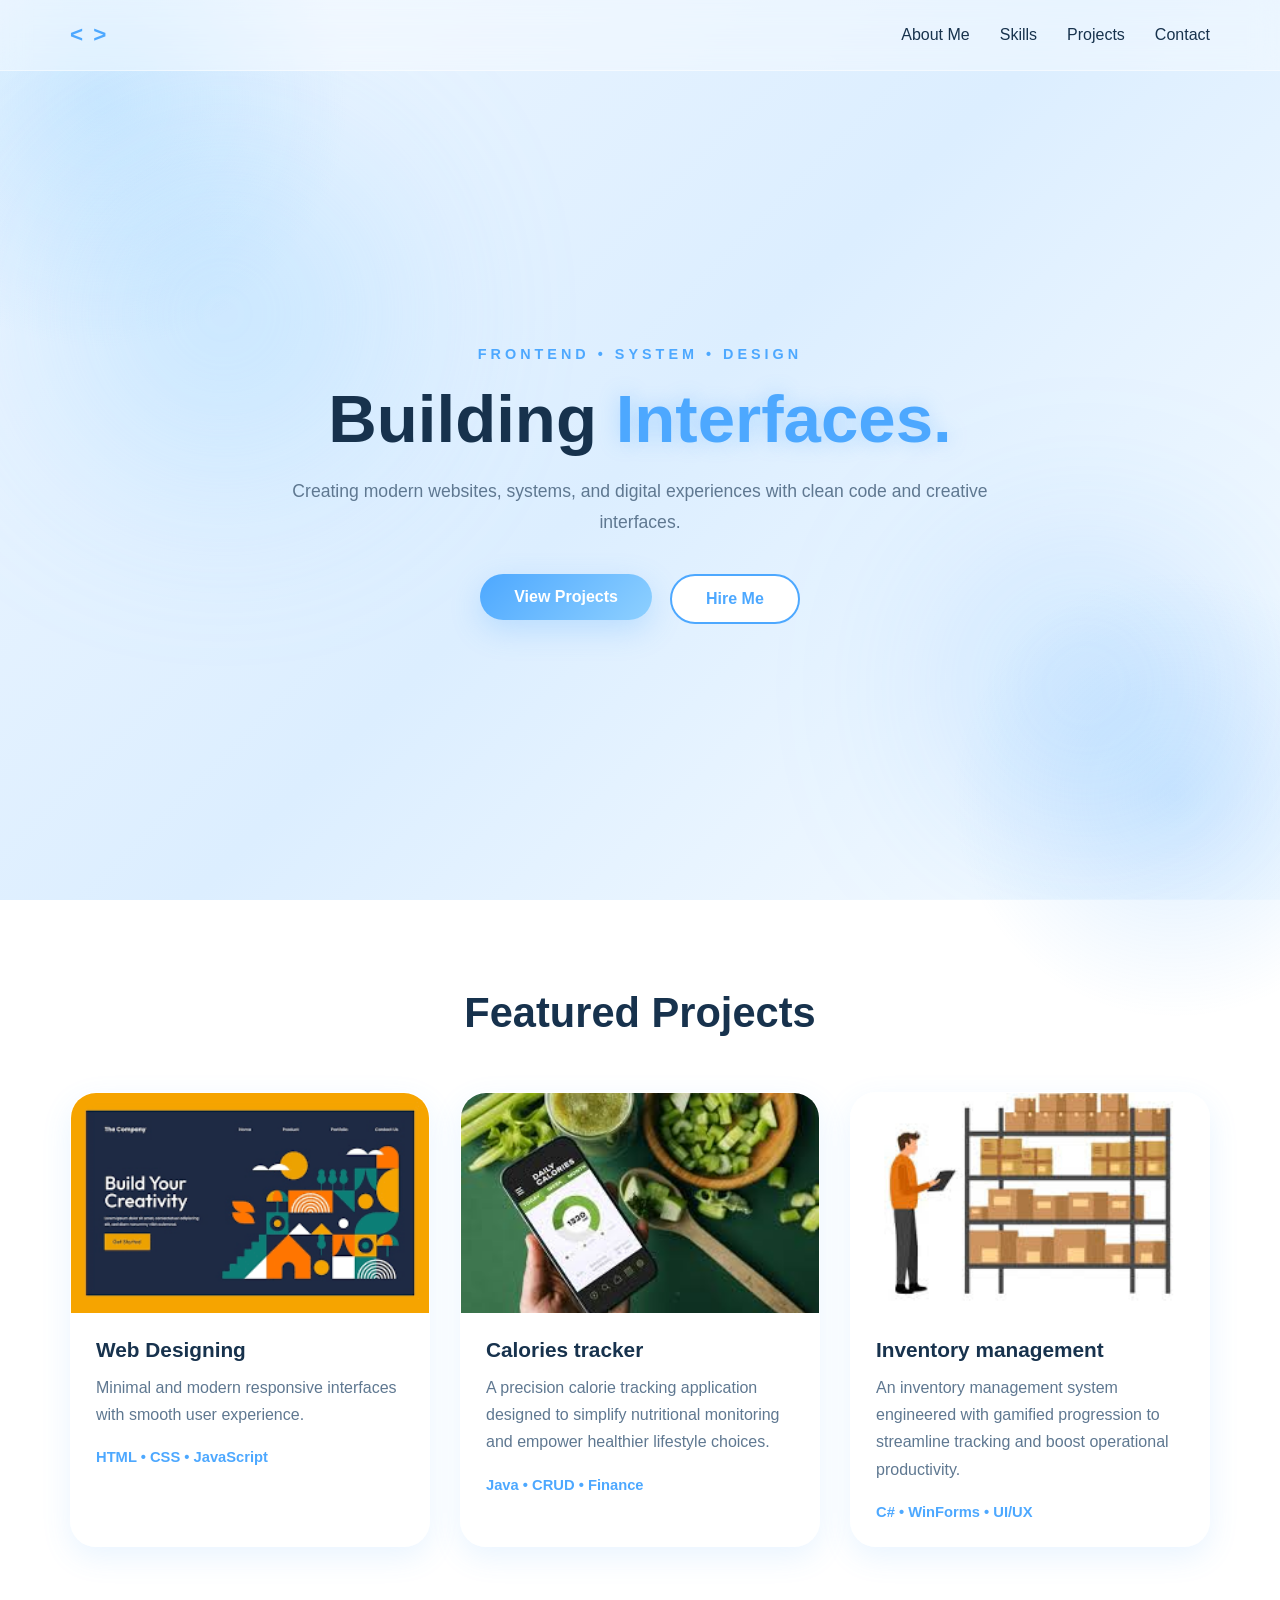
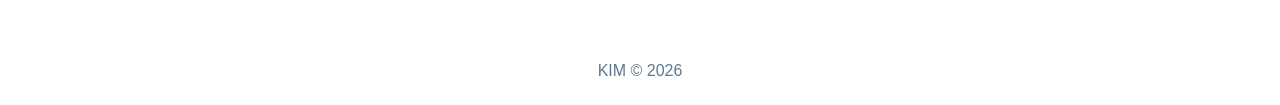
<file: index.html>
<!DOCTYPE html>
<html lang="en">
<head>
    <meta charset="UTF-8">
    <meta name="viewport" content="width=device-width, initial-scale=1.0">
    <title>Aries Portfolio</title>
    <link rel="stylesheet" href="style.css">
</head>
<body>

<!-- NAVBAR -->
<nav>
    <h1 class="logo">< ></h1>

    <div class="nav-links">
        <a href="AboutMe.html">About Me</a>
        <a href="skills.html">Skills</a>
        <a href="project.html">Projects</a>
        <a href="contact.html">Contact</a>
    </div>
</nav>

<!-- HERO -->
<section class="hero">

    <!-- background glow circles -->
    <div class="hero-glow glow-1"></div>
    <div class="hero-glow glow-2"></div>

    <div class="hero-content">

        <p class="hero-top motion delay-1">
            FRONTEND • SYSTEM • DESIGN
        </p>

        <h2 class="motion delay-2">
            Building
            <span class="dynamic-word" id="typing"></span>
        </h2>

        <p class="hero-description motion delay-3">
            Creating modern websites, systems, and digital experiences
            with clean code and creative interfaces.
        </p>

        <div class="hero-buttons motion delay-4">
            <a href="project.html">
                <button class="btn-primary">View Projects</button>
            </a>

            <a href="contact.html">
                <button class="btn-secondary">Hire Me</button>
            </a>
        </div>

    </div>
</section>

<!-- PROJECTS -->
<section class="projects-section">

    <h2 class="section-title">Featured Projects</h2>

    <div class="grid">

        <div class="project-card motion delay-1">

            <div class="image-box">
                <img src="webdesign.png" alt="">
            </div>

            <div class="project-content">
                <h3>Web Designing</h3>

                <p>
                    Minimal and modern responsive interfaces
                    with smooth user experience.
                </p>

                <span>HTML • CSS • JavaScript</span>
            </div>
        </div>

        <div class="project-card motion delay-2">

            <div class="image-box">
                <img src="spendtrails.jpg" alt="">
            </div>

            <div class="project-content">
                <h3>Calories tracker</h3>

                <p>
                    A precision calorie tracking application designed to simplify
					nutritional monitoring and empower healthier lifestyle choices.
                </p>

                <span>Java • CRUD • Finance</span>
            </div>
        </div>

        <div class="project-card motion delay-3">

            <div class="image-box">
                <img src="habittracker.jpg" alt="">
            </div>

            <div class="project-content">
                <h3>Inventory management</h3>

                <p>
                    An inventory management system engineered with gamified progression to 
					streamline tracking and boost operational productivity.
                </p>

                <span>C# • WinForms • UI/UX</span>
            </div>
        </div>

    </div>

</section>

<!-- FOOTER -->
<footer>
    <p>KIM © 2026</p>
</footer>

<!-- HERO WORD EFFECT -->
<script>

const words = [
    "Interfaces.",
    "Experiences.",
    "Systems.",
    "Websites.",
    "Solutions."
];

let i = 0;
const typing = document.getElementById("typing");

function rotateWords() {

    typing.classList.remove("animate");

    setTimeout(() => {

        typing.textContent = words[i];

        typing.classList.add("animate");

        i = (i + 1) % words.length;

    }, 200);

}

rotateWords();

setInterval(rotateWords, 2200);

</script>

<!-- MOTION EFFECT -->
<script>

const observer = new IntersectionObserver((entries) => {

    entries.forEach(entry => {

        if (entry.isIntersecting) {
            entry.target.classList.add("show");
        }

    });

}, {
    threshold: 0.2
});

document.querySelectorAll(".motion").forEach(el => {
    observer.observe(el);
});

</script>

</body>
</html>
</file>
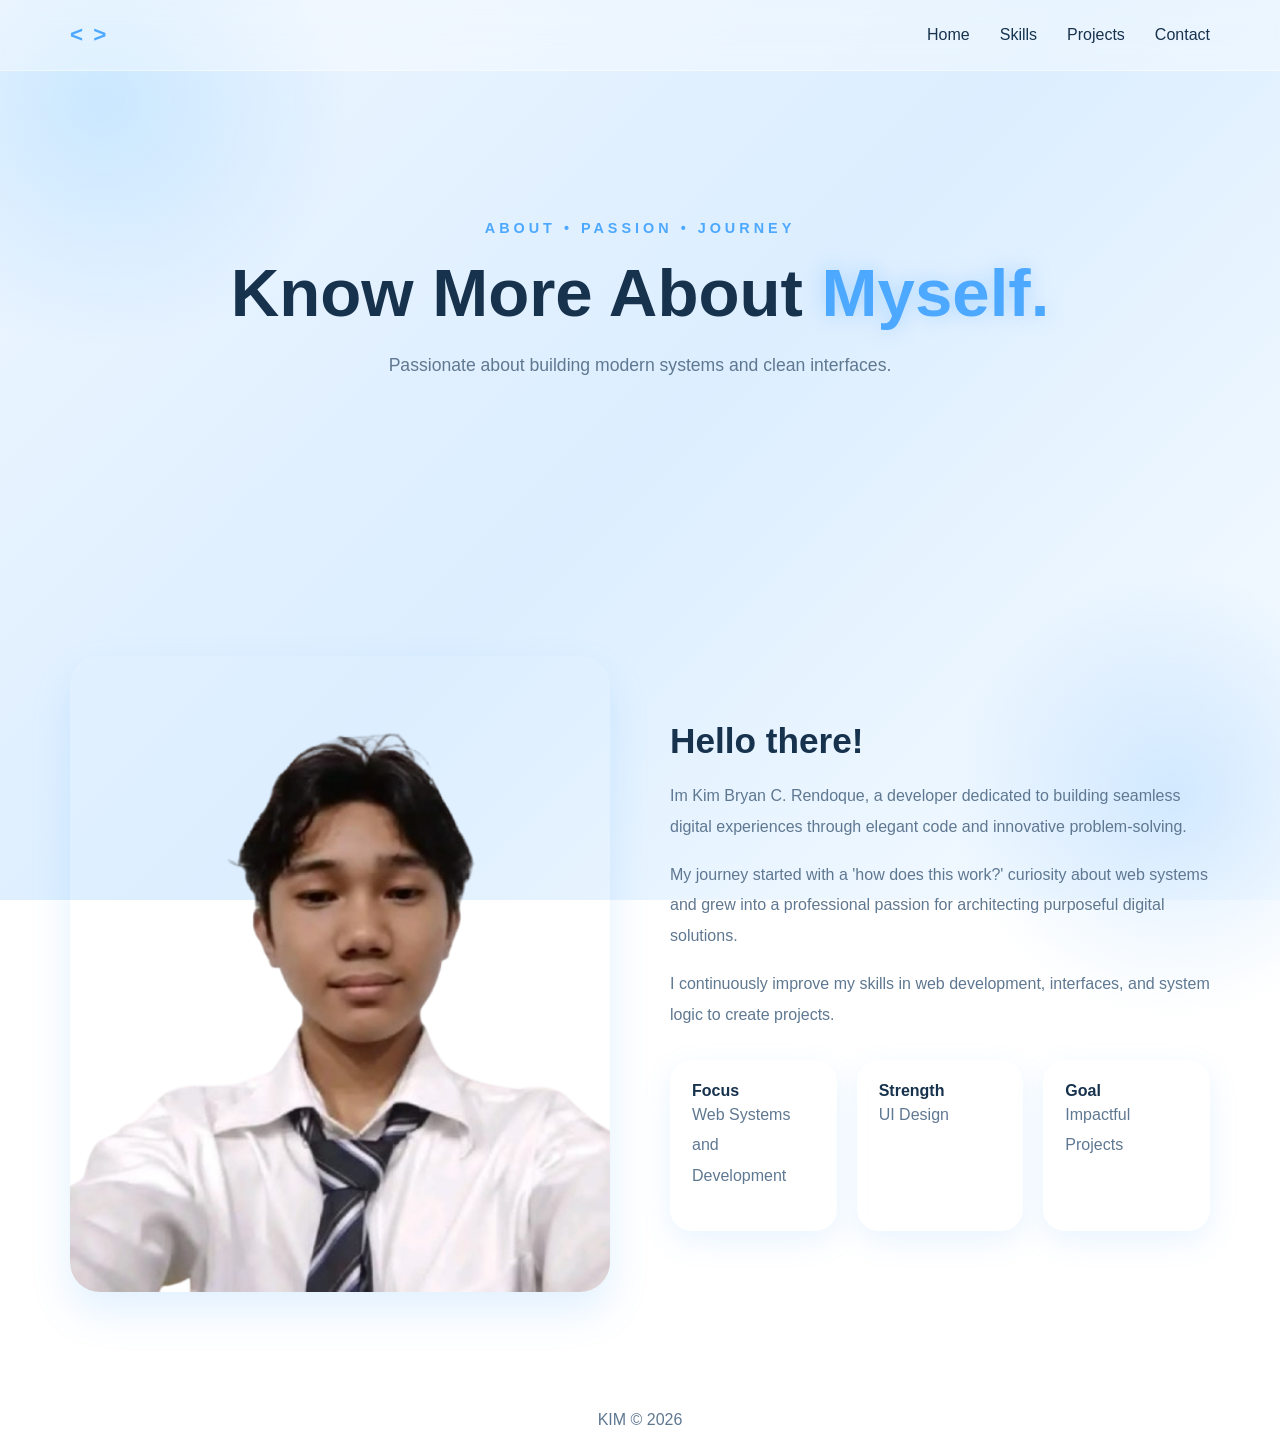
<file: AboutMe.html>
<!DOCTYPE html>
<html lang="en">
<head>
    <meta charset="UTF-8">
    <meta name="viewport" content="width=device-width, initial-scale=1.0">
    <title>About Me</title>
    <link rel="stylesheet" href="style.css">
</head>
<body>

<nav>
    <h1 class="logo">< ></h1> 

    <div class="nav-links">
        <a href="index.html">Home</a>
        <a href="skills.html">Skills</a>
        <a href="project.html">Projects</a>
        <a href="contact.html">Contact</a>
    </div>
</nav>

<section class="hero small-hero">

    <div class="hero-content">

        <p class="hero-top motion delay-1">
            ABOUT • PASSION • JOURNEY
        </p>

        <h2 class="motion delay-2">
            Know More About
            <span class="dynamic-word" id="typing"></span>
        </h2>

        <p class="hero-description motion delay-3">
            Passionate about building modern systems and clean interfaces.
        </p>

    </div>

</section>

<section class="about-container">

    <div class="about-grid">

        <div class="about-image motion delay-1">
            <img src="profile.png" alt="">
        </div>

        <div class="about-text motion delay-2">

            <h2>Hello there!</h2>

            <p>
              Im Kim Bryan C. Rendoque, a developer dedicated to building seamless digital
			  experiences through elegant code and innovative problem-solving.
            </p>

            <p>
                My journey started with a 'how does this work?' curiosity about web systems and grew
				into a professional passion for architecting purposeful digital solutions.
            </p>

            <p>
                I continuously improve my skills in web development,
                interfaces, and system logic to create projects.
            </p>

            <div class="about-info">

                <div>
                    <h4>Focus</h4>
                    <p>Web Systems and Development</p>
                </div>

                <div>
                    <h4>Strength</h4>
                    <p>UI Design</p>
                </div>

                <div>
                    <h4>Goal</h4>
                    <p>Impactful Projects</p>
                </div>

            </div>

        </div>

    </div>

</section>

<footer>
    <p>KIM © 2026</p>
</footer>

<script>

const words = [
    "Myself.",
    "Journey.",
    "Goals.",
    "Passion.",
    "Vision."
];

let i = 0;
const typing = document.getElementById("typing");

function rotateWords() {

    typing.classList.remove("animate");

    setTimeout(() => {

        typing.textContent = words[i];
        typing.classList.add("animate");

        i = (i + 1) % words.length;

    }, 200);

}

rotateWords();

setInterval(rotateWords, 2200);

</script>
<script>

const observer = new IntersectionObserver((entries) => {

    entries.forEach(entry => {

        if (entry.isIntersecting) {
            entry.target.classList.add("show");
        }

    });

}, {
    threshold: 0.2
});

document.querySelectorAll(".motion").forEach(el => {
    observer.observe(el);
});

</script>

</body>
</html>
</file>
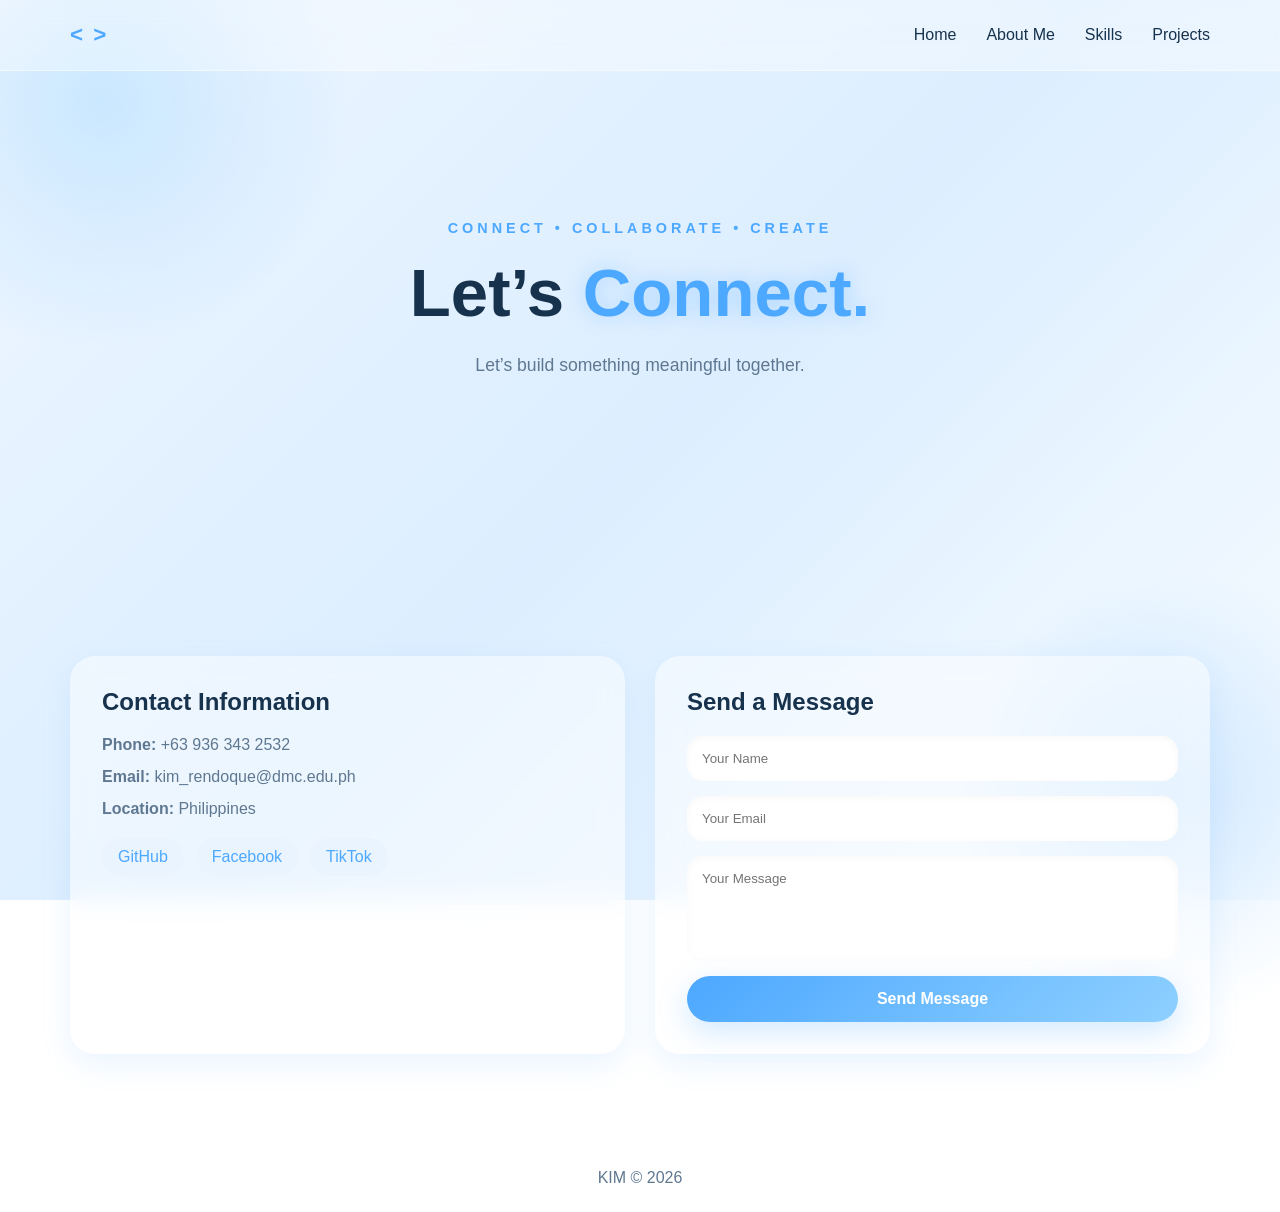
<file: contact.html>
<!DOCTYPE html>
<html lang="en">
<head>
    <meta charset="UTF-8">
    <meta name="viewport" content="width=device-width, initial-scale=1.0">
    <title>Contact</title>
    <link rel="stylesheet" href="style.css">
</head>
<body>

<nav>

    <h1 class="logo"> < > </h1>

    <div class="nav-links">
        <a href="index.html">Home</a>
        <a href="AboutMe.html">About Me</a>
        <a href="skills.html">Skills</a>
        <a href="project.html">Projects</a>
    </div>

</nav>

<section class="hero small-hero">

    <div class="hero-content">

        <p class="hero-top motion delay-1">
            CONNECT • COLLABORATE • CREATE
        </p>

        <h2 class="motion delay-2">
            Let’s
            <span class="dynamic-word" id="typing"></span>
        </h2>

        <p class="hero-description motion delay-3">
            Let’s build something meaningful together.
        </p>

    </div>

</section>

<section class="contact-container">

    <div class="contact-grid">

        <div class="contact-card motion delay-1">

            <h3>Contact Information</h3>

            <p><strong>Phone:</strong> +63 936 343 2532</p>

            <p><strong>Email:</strong> kim_rendoque@dmc.edu.ph</p>

            <p><strong>Location:</strong> Philippines</p>

            <div class="socials">

                <a href="https://github.com/">GitHub</a>

                <a href="https://www.facebook.com/">Facebook</a>

                <a href="https://www.tiktok.com/@rendoquekimbryanc">TikTok</a>

            </div>

        </div>

        <div class="contact-card motion delay-2">

            <h3>Send a Message</h3>

            <form>

                <input type="text" placeholder="Your Name">

                <input type="email" placeholder="Your Email">

                <textarea rows="5" placeholder="Your Message"></textarea>

                <button class="btn-primary">
                    Send Message
                </button>

            </form>

        </div>

    </div>

</section>

<footer>
    <p>KIM © 2026</p>
</footer>

<script>

const words = [
    "Connect.",
    "Collaborate.",
    "Create.",
    "Build."
];

let i = 0;

const typing = document.getElementById("typing");

function rotateWords() {

    typing.classList.remove("animate");

    setTimeout(() => {

        typing.textContent = words[i];

        typing.classList.add("animate");

        i = (i + 1) % words.length;

    }, 200);

}

rotateWords();

setInterval(rotateWords, 2200);

</script>
<script>

const observer = new IntersectionObserver((entries) => {

    entries.forEach(entry => {

        if (entry.isIntersecting) {
            entry.target.classList.add("show");
        }

    });

}, {
    threshold: 0.2
});

document.querySelectorAll(".motion").forEach(el => {
    observer.observe(el);
});

</script>

</body>
</html>
</file>
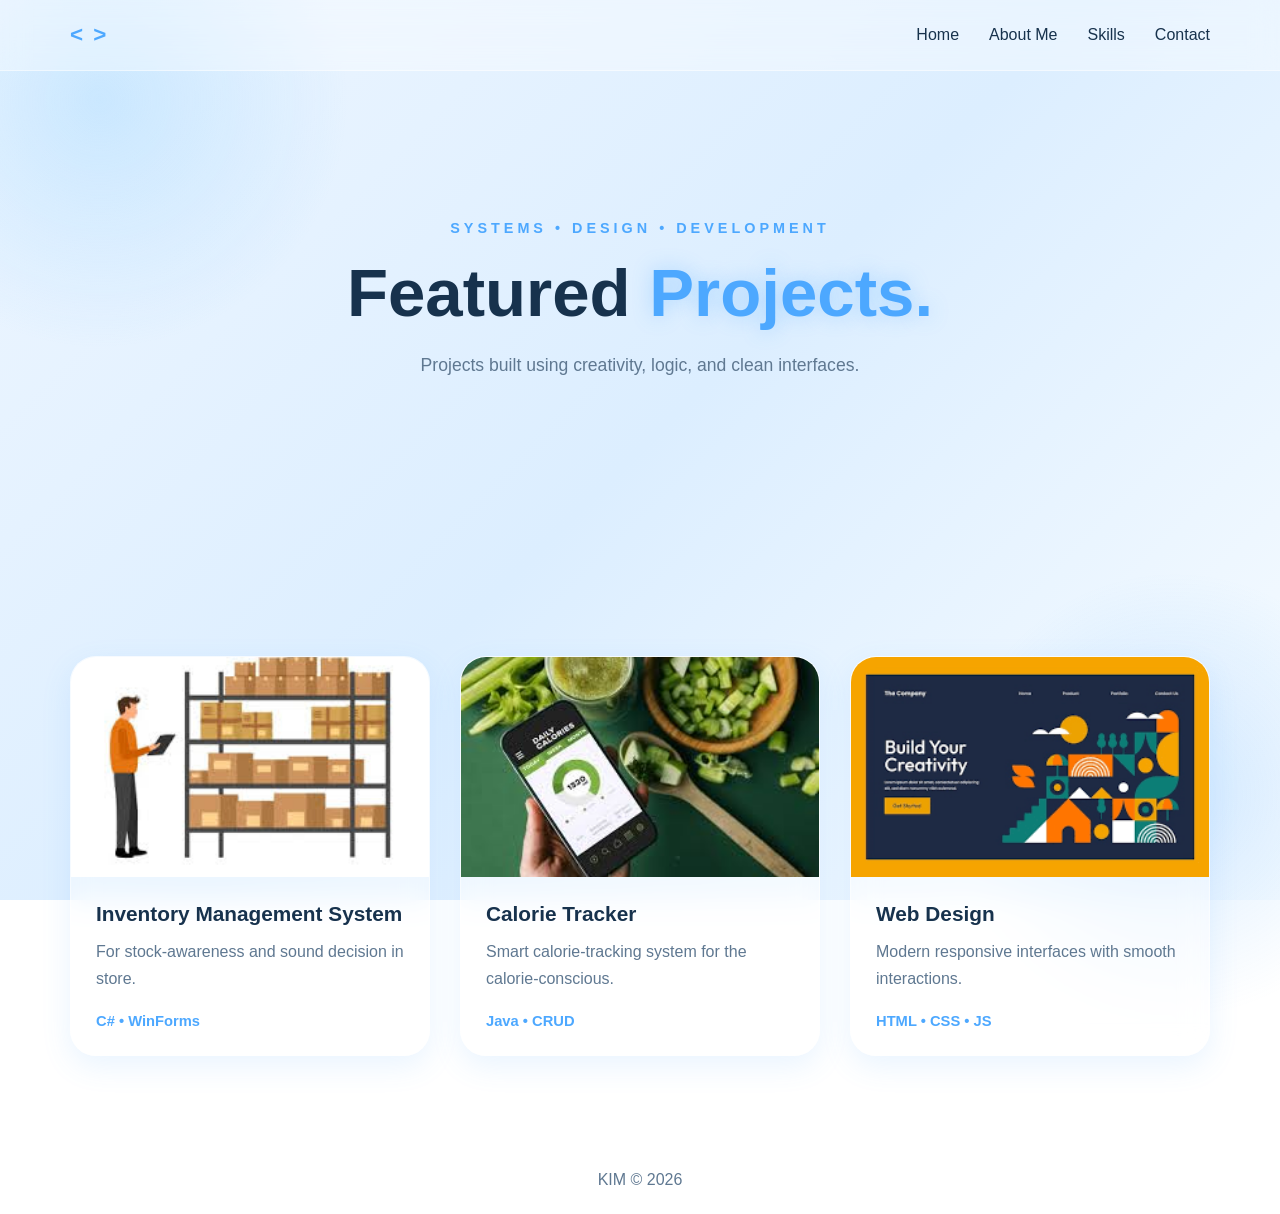
<file: project.html>
<!DOCTYPE html>
<html lang="en">
<head>
    <meta charset="UTF-8">
    <meta name="viewport" content="width=device-width, initial-scale=1.0">
    <title>Projects</title>
    <link rel="stylesheet" href="style.css">
</head>
<body>

<nav>

    <h1 class="logo">< ></h1>

    <div class="nav-links">
        <a href="index.html">Home</a>
        <a href="AboutMe.html">About Me</a>
        <a href="skills.html">Skills</a>
        <a href="contact.html">Contact</a>
    </div>

</nav>

<section class="hero small-hero">

    <div class="hero-content">

        <p class="hero-top motion delay-1">
            SYSTEMS • DESIGN • DEVELOPMENT
        </p>

        <h2 class="motion delay-2">
            Featured
            <span class="dynamic-word" id="typing"></span>
        </h2>

        <p class="hero-description motion delay-3">
            Projects built using creativity, logic, and clean interfaces.
        </p>

    </div>

</section>

<section class="projects-section">

    <div class="grid">

        <div class="project-card motion delay-1">

            <div class="image-box">
                <img src="habittracker.jpg" alt="">
            </div>

            <div class="project-content">

                <h3>Inventory Management System</h3>

                <p>
                    For stock-awareness and sound decision in store.
                </p>

                <span>C# • WinForms</span>

            </div>

        </div>

        <div class="project-card motion delay-2">

            <div class="image-box">
                <img src="spendtrails.jpg" alt="">
            </div>

            <div class="project-content">

                <h3>Calorie Tracker</h3>

                <p>
                    Smart calorie-tracking system for the calorie-conscious.
                </p>

                <span>Java • CRUD</span>

            </div>

        </div>

        <div class="project-card motion delay-3">

            <div class="image-box">
                <img src="webdesign.png" alt="">
            </div>

            <div class="project-content">

                <h3>Web Design</h3>

                <p>
                    Modern responsive interfaces with smooth interactions.
                </p>

                <span>HTML • CSS • JS</span>

            </div>

        </div>

    </div>

</section>

<footer>
    <p>KIM © 2026</p>
</footer>

<script>

const words = [
    "Projects.",
    "Systems.",
    "Designs.",
    "Outputs."
];

let i = 0;

const typing = document.getElementById("typing");

function rotateWords() {

    typing.classList.remove("animate");

    setTimeout(() => {

        typing.textContent = words[i];

        typing.classList.add("animate");

        i = (i + 1) % words.length;

    }, 200);

}

rotateWords();

setInterval(rotateWords, 2200);

</script>
<script>

const observer = new IntersectionObserver((entries) => {

    entries.forEach(entry => {

        if (entry.isIntersecting) {
            entry.target.classList.add("show");
        }

    });

}, {
    threshold: 0.2
});

document.querySelectorAll(".motion").forEach(el => {
    observer.observe(el);
});

</script>

</body>
</html>
</file>
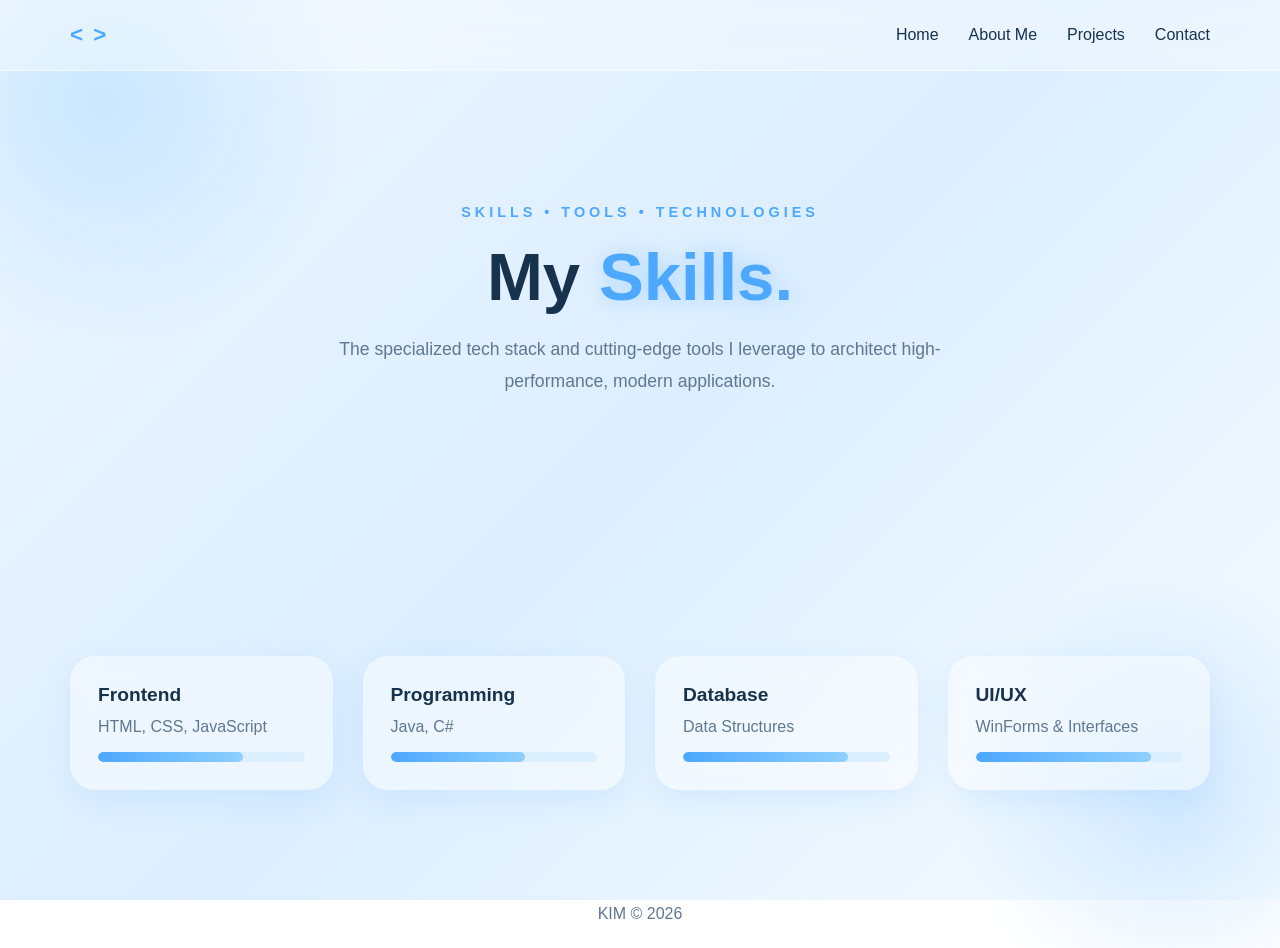
<file: skills.html>
<!DOCTYPE html>
<html lang="en">
<head>
    <meta charset="UTF-8">
    <meta name="viewport" content="width=device-width, initial-scale=1.0">
    <title>Skills</title>
    <link rel="stylesheet" href="style.css">
</head>
<body>

<nav>

    <h1 class="logo">< ></h1>

    <div class="nav-links">
        <a href="index.html">Home</a>
        <a href="AboutMe.html">About Me</a>
        <a href="project.html">Projects</a>
        <a href="contact.html">Contact</a>
    </div>

</nav>

<section class="hero small-hero">

    <div class="hero-content">

        <p class="hero-top motion delay-1">
            SKILLS • TOOLS • TECHNOLOGIES
        </p>

        <h2 class="motion delay-2">
            My
            <span class="dynamic-word" id="typing"></span>
        </h2>

        <p class="hero-description motion delay-3">
           The specialized tech stack and cutting-edge tools I leverage to architect high-performance, modern applications.
        </p>

    </div>

</section>

<section class="skills-container">

    <div class="skills-grid">

        <div class="skill-card motion delay-1">
            <h3>Frontend</h3>
            <p>HTML, CSS, JavaScript</p>
            <div class="bar">
                <div class="fill html"></div>
            </div>
        </div>

        <div class="skill-card motion delay-2">
            <h3>Programming</h3>
            <p>Java, C#</p>
            <div class="bar">
                <div class="fill backend"></div>
            </div>
        </div>

        <div class="skill-card motion delay-3">
            <h3>Database</h3>
            <p>Data Structures</p>
            <div class="bar">
                <div class="fill database"></div>
            </div>
        </div>

        <div class="skill-card motion delay-4">
            <h3>UI/UX</h3>
            <p>WinForms & Interfaces</p>
            <div class="bar">
                <div class="fill uiux"></div>
            </div>
        </div>

    </div>

</section>

<footer>
    <p>KIM © 2026</p>
</footer>

<script>

const words = [
    "Skills.",
    "Abilities.",
    "Excellence.",
    "Knowledge."
];

let i = 0;

const typing = document.getElementById("typing");

function rotateWords() {

    typing.classList.remove("animate");

    setTimeout(() => {

        typing.textContent = words[i];

        typing.classList.add("animate");

        i = (i + 1) % words.length;

    }, 200);

}

rotateWords();

setInterval(rotateWords, 2200);

</script>
<script>

const observer = new IntersectionObserver((entries) => {

    entries.forEach(entry => {

        if (entry.isIntersecting) {
            entry.target.classList.add("show");
        }

    });

}, {
    threshold: 0.2
});

document.querySelectorAll(".motion").forEach(el => {
    observer.observe(el);
});

</script>

</body>
</html>
</file>
<file: style.css>
/* =========================
   RESET
========================= */

*{
    margin:0;
    padding:0;
    box-sizing:border-box;
    font-family:'Segoe UI',sans-serif;
}

html{
    scroll-behavior:smooth;
}

/* =========================
   ROOT VARIABLES
========================= */

:root{

    --bg:#eef6ff;
    --bg2:#dceeff;
    --white:#ffffff;

    --primary:#4da8ff;
    --secondary:#8ed0ff;

    --text:#17324d;
    --muted:#5f7891;

    --glass:rgba(255,255,255,0.42);

    --shadow:
    0 10px 30px rgba(77,168,255,.12);

}

/* =========================
   BODY
========================= */

body{

    min-height:100vh;
    overflow-x:hidden;

    color:var(--text);

    background:
    linear-gradient(
        135deg,
        #eef6ff,
        #dceeff,
        #f8fcff
    );

    background-attachment:fixed;

    position:relative;
}

/* subtle background glow */

body::before{

    content:'';

    position:fixed;

    width:500px;
    height:500px;

    border-radius:50%;

    background:
    radial-gradient(
        circle,
        rgba(142,208,255,.35),
        transparent 70%
    );

    top:-150px;
    left:-150px;

    z-index:-1;

}

body::after{

    content:'';

    position:fixed;

    width:450px;
    height:450px;

    border-radius:50%;

    background:
    radial-gradient(
        circle,
        rgba(77,168,255,.20),
        transparent 70%
    );

    bottom:-120px;
    right:-120px;

    z-index:-1;

}

/* =========================
   NAVBAR
========================= */

nav{

    width:100%;

    display:flex;
    justify-content:space-between;
    align-items:center;

    padding:22px 70px;

    position:sticky;
    top:0;

    z-index:999;

    background:rgba(255,255,255,.35);

    backdrop-filter:blur(14px);

    border-bottom:
    1px solid rgba(255,255,255,.45);

}

/* logo */

.logo{

    font-size:1.4rem;
    font-weight:700;

    color:var(--primary);

    letter-spacing:2px;

}

/* nav links */

.nav-links{

    display:flex;
    align-items:center;
}

.nav-links a{

    margin-left:30px;

    text-decoration:none;

    color:var(--text);

    font-weight:500;

    position:relative;

    transition:.3s ease;

}

/* hover underline */

.nav-links a::after{

    content:'';

    position:absolute;

    left:0;
    bottom:-6px;

    width:0%;
    height:2px;

    background:var(--primary);

    transition:.35s ease;

}

.nav-links a:hover::after{
    width:100%;
}

.nav-links a:hover{
    color:var(--primary);
}

/* =========================
   HERO
========================= */

.hero{

    position:relative;

    min-height:92vh;

    display:flex;
    justify-content:center;
    align-items:center;

    text-align:center;

    padding:0 20px;

    overflow:hidden;

}

/* smaller hero */

.small-hero{
    min-height:55vh;
}

/* hero content */

.hero-content{

    position:relative;
    z-index:2;

    max-width:850px;

}

/* hero glow */

.hero-glow{

    position:absolute;
    border-radius:50%;

    filter:blur(100px);

}

/* glow 1 */

.glow-1{

    width:320px;
    height:320px;

    background:#8ed0ff;

    top:10%;
    left:5%;

    opacity:.35;

}

/* glow 2 */

.glow-2{

    width:260px;
    height:260px;

    background:#4da8ff;

    bottom:10%;
    right:5%;

    opacity:.25;

}

/* top label */

.hero-top{

    font-size:.9rem;

    letter-spacing:4px;

    color:var(--primary);

    margin-bottom:20px;

    font-weight:600;

}

/* title */

.hero h2{

    font-size:4.2rem;

    line-height:1.1;

    margin-bottom:20px;

    font-weight:800;

}

/* animated word */

.dynamic-word{

    display:inline-block;

    color:var(--primary);

    text-shadow:
    0 0 20px rgba(77,168,255,.35);

}

/* description */

.hero-description{

    font-size:1.1rem;

    line-height:1.8;

    color:var(--muted);

    max-width:700px;

    margin:auto auto 35px;

}

/* =========================
   HERO WORD ANIMATION
========================= */

.animate{
    animation:floatWord .6s ease;
}

@keyframes floatWord{

    0%{
        opacity:0;
        transform:translateY(25px);
    }

    100%{
        opacity:1;
        transform:translateY(0);
    }

}

/* =========================
   BUTTONS
========================= */

.hero-buttons{

    display:flex;
    justify-content:center;
    gap:18px;

}

/* primary */

.btn-primary{

    padding:14px 34px;

    border:none;
    border-radius:40px;

    background:
    linear-gradient(
        135deg,
        var(--primary),
        var(--secondary)
    );

    color:white;

    font-size:1rem;
    font-weight:600;

    cursor:pointer;

    transition:.35s ease;

    box-shadow:
    0 10px 30px rgba(77,168,255,.25);

}

/* primary hover */

.btn-primary:hover{

    transform:translateY(-4px);

    box-shadow:
    0 15px 35px rgba(77,168,255,.35);

}

/* secondary */

.btn-secondary{

    padding:14px 34px;

    border-radius:40px;

    border:2px solid var(--primary);

    background:white;

    color:var(--primary);

    font-size:1rem;
    font-weight:600;

    cursor:pointer;

    transition:.35s ease;

}

/* secondary hover */

.btn-secondary:hover{

    background:var(--primary);

    color:white;

}

/* =========================
   GENERAL SECTION
========================= */

section{
    padding:90px 70px;
}

/* section title */

.section-title{

    text-align:center;

    font-size:2.6rem;

    margin-bottom:55px;

    color:var(--text);

}

/* =========================
   GRID
========================= */

.grid{

    display:grid;

    grid-template-columns:
    repeat(auto-fit,minmax(280px,1fr));

    gap:30px;

}

/* =========================
   PROJECT CARDS
========================= */

.project-card{

    background:var(--glass);

    border-radius:26px;

    overflow:hidden;

    backdrop-filter:blur(14px);

    border:
    1px solid rgba(255,255,255,.45);

    transition:.4s ease;

    box-shadow:var(--shadow);

}

/* hover */

.project-card:hover{

    transform:translateY(-10px);

    box-shadow:
    0 20px 40px rgba(77,168,255,.18);

}

/* image */

.image-box{

    height:220px;
    overflow:hidden;

}

.image-box img{

    width:100%;
    height:100%;

    object-fit:cover;

    transition:.5s ease;

}

/* image hover */

.project-card:hover img{
    transform:scale(1.08);
}

/* content */

.project-content{
    padding:25px;
}

.project-content h3{

    margin-bottom:12px;

    font-size:1.3rem;

}

.project-content p{

    color:var(--muted);

    line-height:1.7;

    margin-bottom:20px;

}

.project-content span{

    color:var(--primary);

    font-size:.92rem;

    font-weight:600;

}

/* =========================
   ABOUT PAGE
========================= */

.about-container{
    padding:90px 70px;
}

.about-grid{

    display:grid;

    grid-template-columns:1fr 1fr;

    gap:60px;

    align-items:center;

}

/* image */

.about-image img{

    width:100%;

    border-radius:30px;

    box-shadow:
    0 20px 40px rgba(77,168,255,.16);

}

/* text */

.about-text h2{

    font-size:2.2rem;

    margin-bottom:20px;

}

.about-text p{

    color:var(--muted);

    line-height:1.9;

    margin-bottom:18px;

}

/* info cards */

.about-info{

    display:flex;
    gap:20px;

    margin-top:30px;

}

.about-info div{

    flex:1;

    background:rgba(255,255,255,.45);

    padding:22px;

    border-radius:22px;

    backdrop-filter:blur(12px);

    box-shadow:var(--shadow);

    transition:.35s ease;

}

.about-info div:hover{

    transform:translateY(-5px);

}

/* =========================
   SKILLS PAGE
========================= */

.skills-container{
    padding:90px 70px;
}

.skills-grid{

    display:grid;

    grid-template-columns:
    repeat(auto-fit,minmax(260px,1fr));

    gap:30px;

}

/* card */

.skill-card{

    background:rgba(255,255,255,.45);

    padding:28px;

    border-radius:25px;

    backdrop-filter:blur(12px);

    transition:.35s ease;

    box-shadow:var(--shadow);

}

/* hover */

.skill-card:hover{

    transform:translateY(-8px);

}

/* title */

.skill-card h3{

    margin-bottom:12px;

    font-size:1.2rem;

}

/* paragraph */

.skill-card p{

    color:var(--muted);

}

/* bar */

.bar{

    width:100%;
    height:10px;

    background:#dbefff;

    border-radius:30px;

    overflow:hidden;

    margin-top:16px;

}

/* fill */

.fill{

    height:100%;

    border-radius:30px;

    background:
    linear-gradient(
        90deg,
        #4da8ff,
        #8ed0ff
    );

    animation:load 2s forwards;

}

/* skill widths */

.html{ width:70%; }
.backend{ width:65%; }
.database{ width:80%; }
.uiux{ width:85%; }

/* load animation */

@keyframes load{

    from{
        width:0;
    }

}

/* =========================
   CONTACT PAGE
========================= */

.contact-container{
    padding:90px 70px;
}

.contact-grid{

    display:grid;

    grid-template-columns:1fr 1fr;

    gap:30px;

}

/* card */

.contact-card{

    background:rgba(255,255,255,.45);

    padding:32px;

    border-radius:25px;

    backdrop-filter:blur(12px);

    box-shadow:var(--shadow);

}

/* title */

.contact-card h3{

    margin-bottom:20px;

    font-size:1.5rem;

}

/* text */

.contact-card p{

    color:var(--muted);

    margin-bottom:14px;

}

/* form */

form{

    display:flex;
    flex-direction:column;

    gap:15px;

}

/* inputs */

input,
textarea{

    padding:15px;

    border:none;

    border-radius:16px;

    outline:none;

    resize:none;

    background:white;

    color:var(--text);

    box-shadow:
    inset 0 2px 8px rgba(0,0,0,.03);

}

/* socials */

.socials{

    display:flex;
    gap:12px;

    margin-top:20px;

}

.socials a{

    text-decoration:none;

    padding:10px 16px;

    border-radius:30px;

    background:#e9f4ff;

    color:var(--primary);

    transition:.35s ease;

}

/* socials hover */

.socials a:hover{

    background:var(--primary);

    color:white;

}

/* =========================
   FOOTER
========================= */

footer{

    text-align:center;

    padding:25px;

    color:var(--muted);

}

/* =========================
   MOTION EFFECTS
========================= */

.motion{

    opacity:0;

    transform:translateY(40px);

    transition:
    opacity .8s ease,
    transform .8s ease;

}

.motion.show{

    opacity:1;

    transform:translateY(0);

}

/* delays */

.delay-1{ transition-delay:.1s; }
.delay-2{ transition-delay:.2s; }
.delay-3{ transition-delay:.3s; }
.delay-4{ transition-delay:.4s; }

/* =========================
   RESPONSIVE
========================= */

@media(max-width:768px){

    nav{

        padding:20px;

        flex-direction:column;

        gap:15px;

    }

    .nav-links{
        flex-wrap:wrap;
        justify-content:center;
    }

    .nav-links a{
        margin:10px;
    }

    .hero h2{
        font-size:2.8rem;
    }

    section{
        padding:70px 25px;
    }

    .hero-buttons{
        flex-direction:column;
    }

    .about-grid,
    .contact-grid{
        grid-template-columns:1fr;
    }

    .about-info{
        flex-direction:column;
    }

}
</file>
